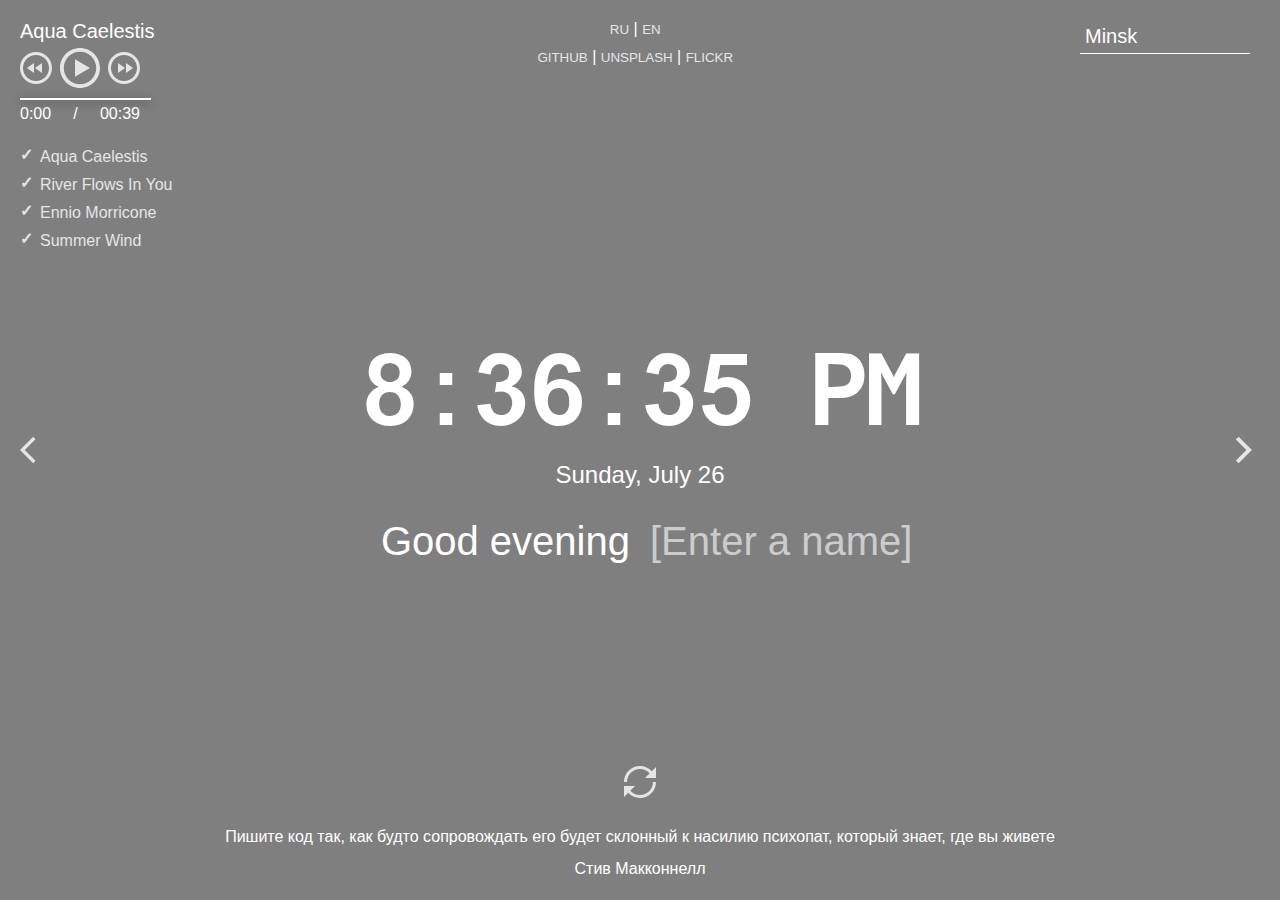
<file: altyeae-JSFEPRESCHOOL2022Q2-momentum/altyeae-JSFEPRESCHOOL2022Q2-momentum/momentum/index.html>
<!DOCTYPE html>
<html lang="en">
<head>
  <meta charset="UTF-8" />
  <meta name="viewport" content="width=device-width, initial-scale=1.0" />
  <link href="assets/favicon.ico" rel="shortcut icon" />
  <link rel="stylesheet" href="css/owfont-regular.css" />
  <link rel="stylesheet" href="css/style.css" />
  <title>momentum</title>
</head>
<body>
  <header class="header">
    <div class="player">
      <div class = "song-name">Aqua Caelestis</div>
      <div class="player-controls">
        <button class="play-prev player-icon"></button>
        <button class="play player-icon"></button>
        <button class="play-next player-icon"></button>
      </div>
      <div class = "timeline">
        <div class = "progress"></div>
      </div>
      <div class = "song-time">
        <div class = "current">0:00</div>
        <div class = "divide">/</div>
        <div class = "length">00:39</div>
      </div>
      <ul class="play-list"></ul>
    </div>
    <section class = "header-middle">
      <div class = "language">
        <button class = "ru">RU
        </button> |
        <button class = "en">EN
        </button>
      </div>
      <div class = "change-background">
        <button class = "github-background">GITHUB</button> |
        <button class = "unsplash-background">UNSPLASH</button> |
        <button class = "flickr-background">FLICKR</button>
      </div>
    </section>
    <div class="weather">
      <input type="text" class="city" />
      <i class="weather-icon owf"></i>
      <div class="weather-error"></div>
      <div class="description-container">
        <span class="temperature"></span>
        <span class="weather-description"></span>
      </div>
      <div class="wind"></div>
      <div class="humidity"></div>
    </div>
  </header>
  <main class="main">
    <div class="slider-icons">
      <button class="slide-prev slider-icon"></button>
      <button class="slide-next slider-icon"></button>
    </div>
    <time class="time"></time>
    <date class="date"></date>
    <div class="greeting-container">
      <span class="greeting"></span>
      <input type="text" class="name" placeholder = "[Enter a name]"/>
    </div>
  </main>
  <footer class="footer">
    <button class="change-quote"></button>
    <div>
      <div class="quote"></div>
      <div class="author"></div>
    </div>
    </div>
  </footer>
  <script type="module" src="js/script.js"></script>
</body>
</html>
</file>
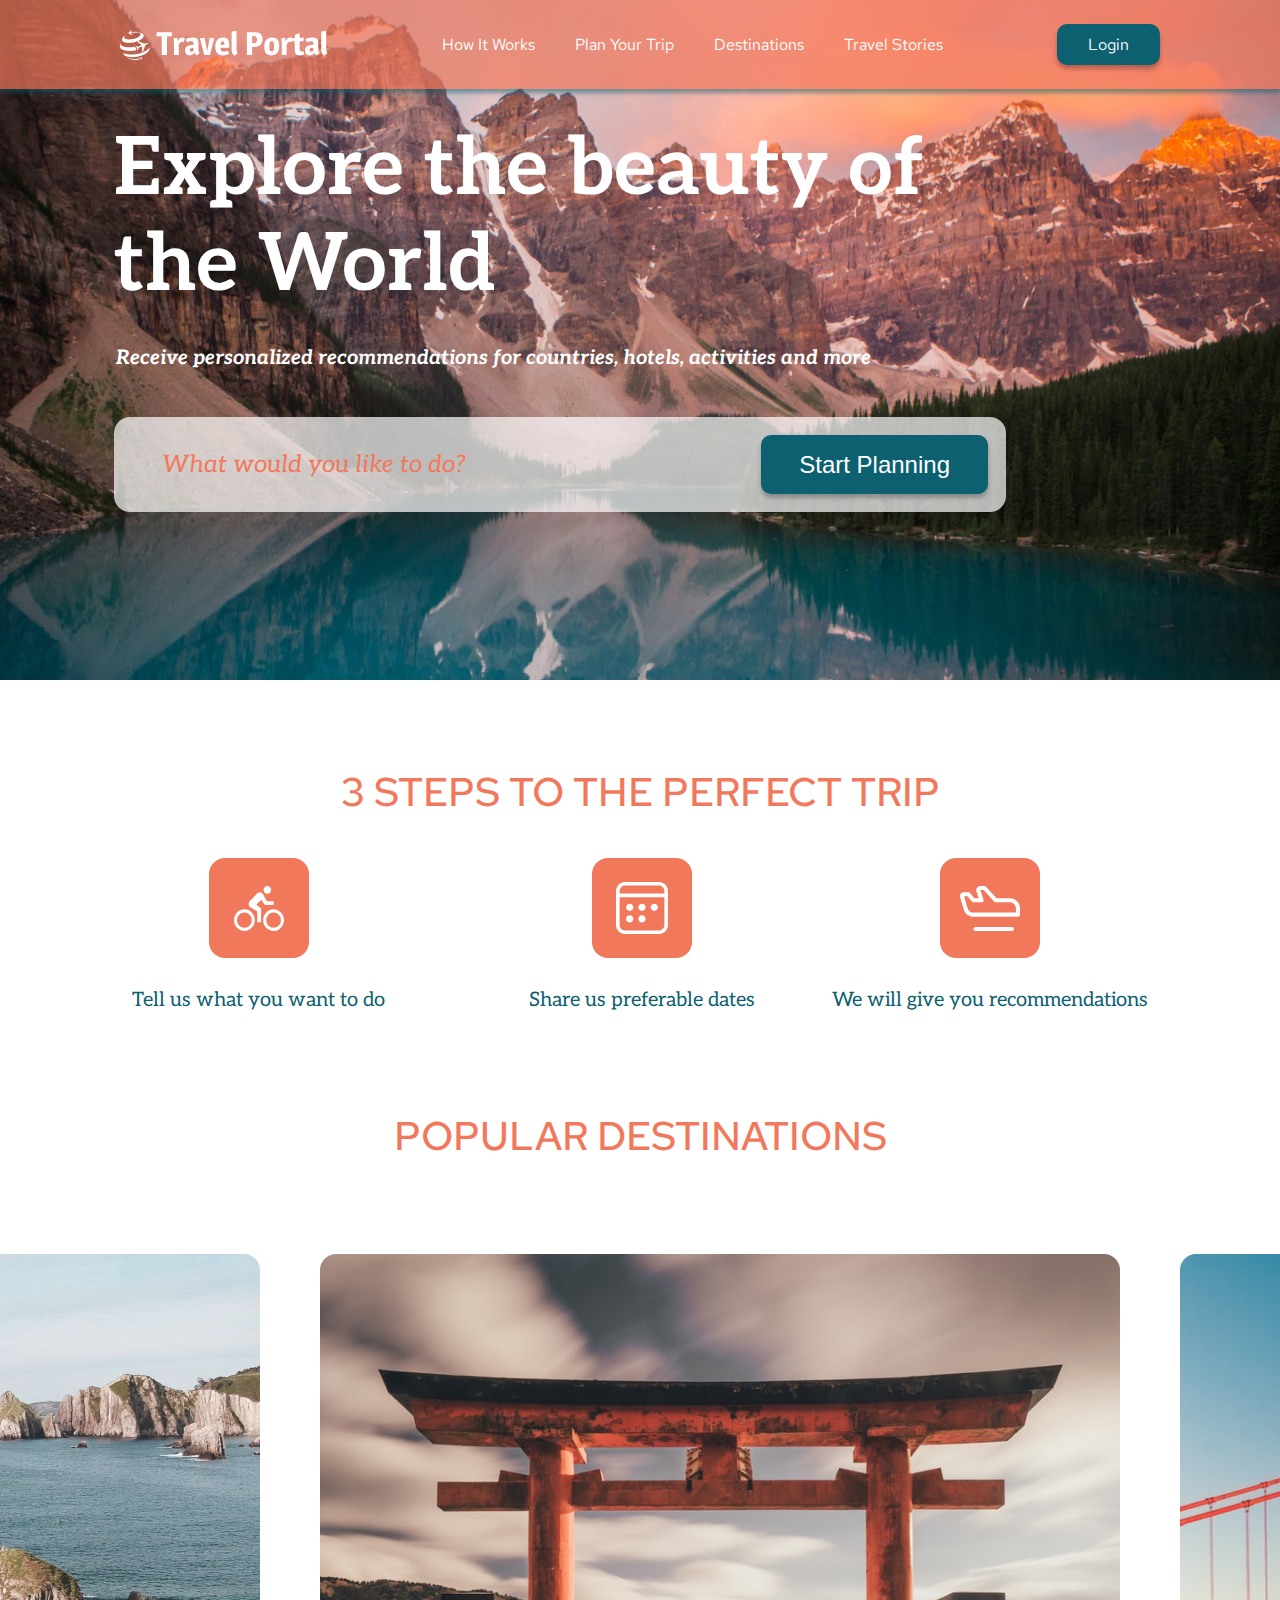
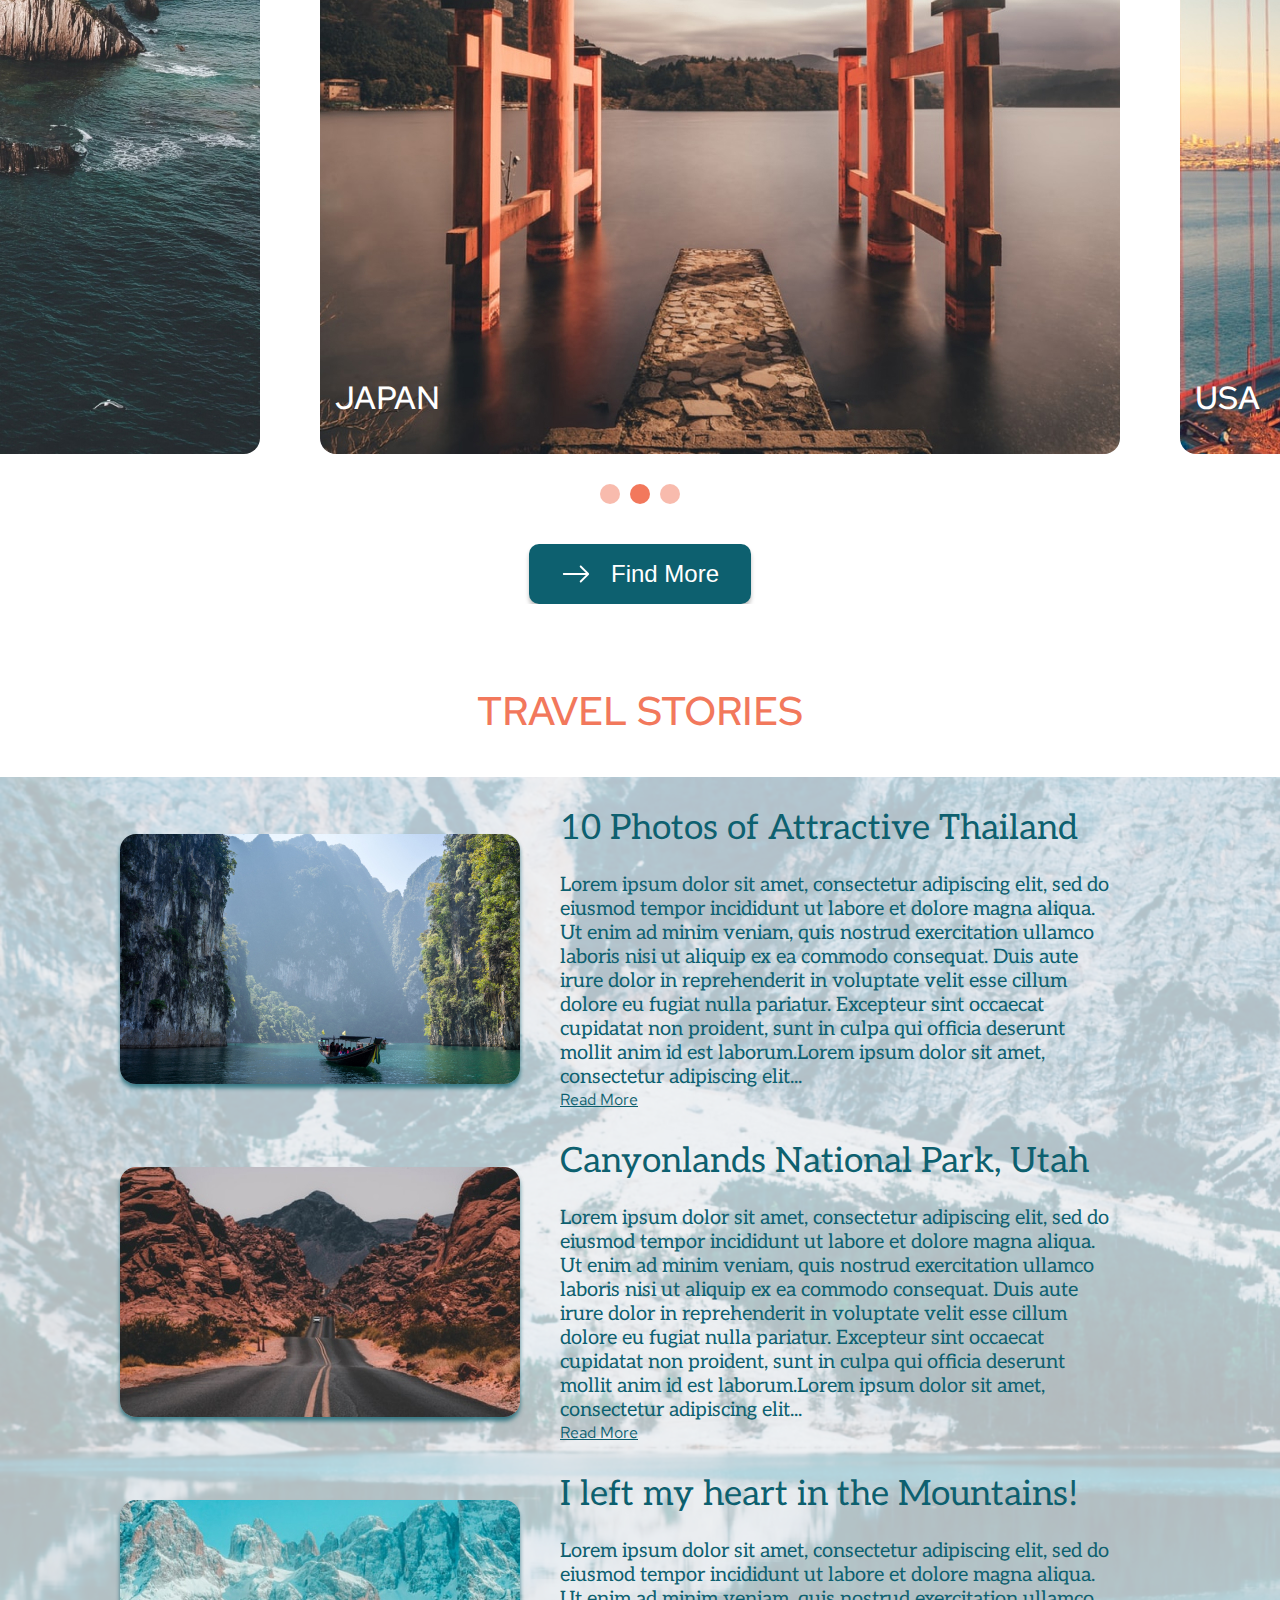
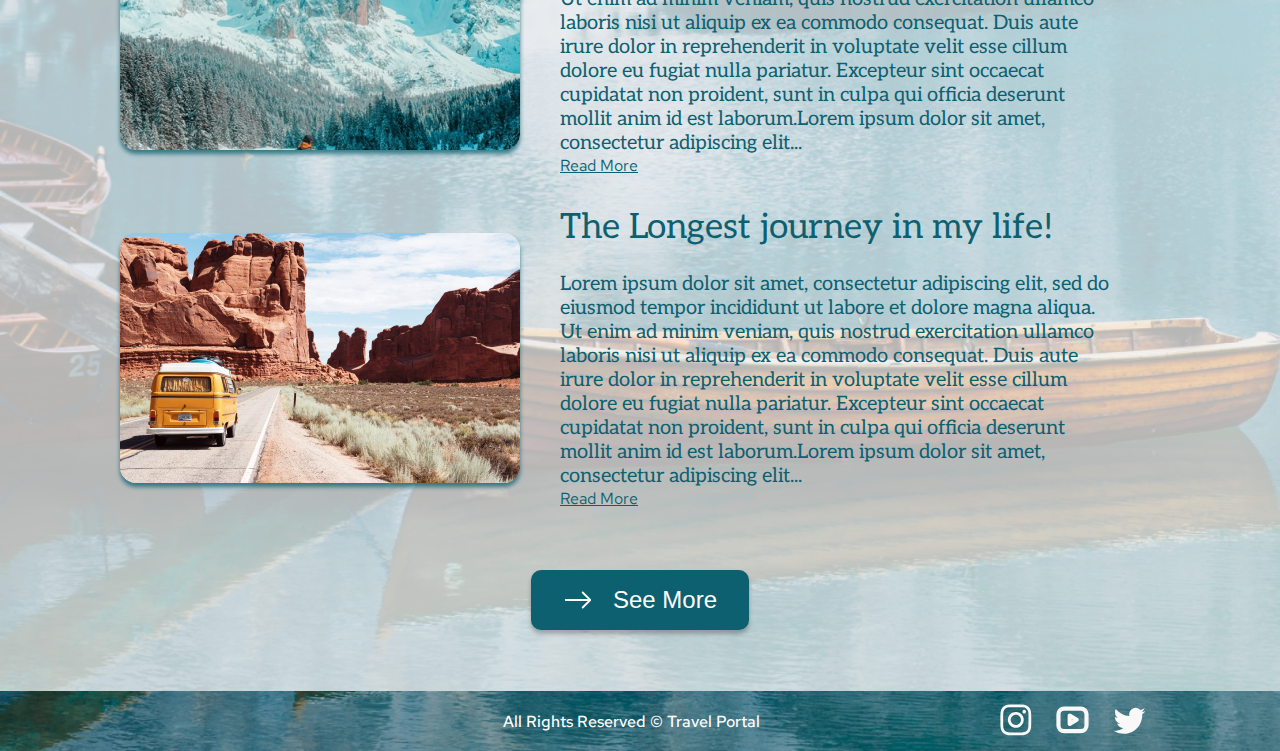
<file: altyeae-JSFEPRESCHOOL2022Q2-travel-part3/altyeae-JSFEPRESCHOOL2022Q2-travel-part3/travel/index.html>
<!DOCTYPE html>
<html lang="zxx">
<head>
    <meta charset="UTF-8">
    <meta http-equiv="X-UA-Compatible" content="IE=edge">
    <meta name="viewport" content="width=device-width, initial-scale=1.0">
    <link rel="stylesheet" href="css/style.css">
    <title>Travel</title>
    <link rel="icon" type="image/x-icon" href="assets/ico/favicon.ico">
</head>
<body>
    <div class = "wrapper">
        <header>
            <div class = "header-container">
                <div class = "header-logo">
                    <div class = "header-logo">
                        <img src="assets/svg/Vector.svg" alt="header logo" class = "header-logo">
                    </div>
                    <div class = "header-travel-portal">
                        <img src="assets/svg/travelportal.svg" alt="header logo" class="header-logo"> 
                    </div>
                </div>
                    <nav class = "nav">
                        <ul class = "nav-list">
                            <li class="nav-item"><a href="#preview" class="nav-link">How It Works</a></li>
                            <li class="nav-item"><a href="#steps" class="nav-link">Plan Your Trip</a></li>
                            <li class="nav-item"><a href="#destinations" class="nav-link">Destinations</a></li>
                            <li class="nav-item"><a href="#stories" class="nav-link">Travel Stories</a></li>
                        </ul>
                    </nav>
                <div class = "burger-wrap">
                    <div class = "show-menu">
                        <button class ="menu-close"><img src = "assets/svg/menuclose.svg" alt = "close menu"></button>
                        <ul class = "burger-list">
                            <li class="nav-item"><a href="#preview" class="nav-link">How It Works</a></li>
                            <li class="nav-item"><a href="#steps" class="nav-link">Plan Your Trip</a></li>
                            <li class="nav-item"><a href="#destinations" class="nav-link">Destinations</a></li>
                            <li class="nav-item"><a href="#stories" class="nav-link">Travel Stories</a></li>
                            <li class="nav-item"><a class="nav-link open-popup">Account</a></li>
                            <li class="nav-item"><a href="#footer" class="nav-link">Social Media</a></li>
                        </ul>
                    </div>
                </div>
                <button class = "header-button open-popup">Login</button>
                <button class="menu-open"><img src = "assets/svg/menu.svg" alt = "open menu"></button>
            </div>
        </header>
        <main>  
            <div class = "main-container">
                <div class = "popup-bg">
                    <form class = "popup">
                        <h2 class = "popup-title">Log in to your account</h2>
                        <div class = "facebook-button"><button><img src = "assets/svg/facebooklogo.svg">Sign In with Facebook</button></div>
                        <div class = "google-button"><button><img src = "assets/svg/googlelogo.svg">Sign In with Google</button></div>
                        <div class = "liner">or</div>
                        <label class ="email">
                            <div class="label-text">E-mail</div>
                            <input type = "email" name = "e-mail">
                        </label>
                        <label class = "password">
                            <div class="label-text">Password</div>
                            <input type = "password" name = "password">
                        </label>
                        <button class = "sign-button" type = "submit">Sign in</button>
                        <button class = "forgot-text" a href="#">Forgot Your Password</button>
                        <div class = "reg-liner"></div>
                        <div class = "popup-register">Don’t have an account? <a href = "#" class="popup-register-link">Register</a></div>
                    </form>
                </div>
                <section class = "howitworks" id="preview">
                        <img class = "background" src="assets/jpg/background.jpg" alt="background">
                    <div class = "container preview-container">
                        <div class = "preview">
                            <h1 class = "preview-title">Explore the beauty of the World</h1>
                            <p class = "preview-text">Receive personalized recommendations for countries, hotels, activities and more</p> 
                        </div>
                        <form action = "/">
                            <input placeholder="What would you like to do?">                            
                            <button class = "search-button">Start Planning</button>
                        </form>
                    </div>
                </section>
                <section class = "steps-section" id="steps">
                    <h2 class = "steps-title">3 steps to the perfect trip</h2>
                    <div class = "steps">
                        <div class = "step step-first">
                            <div class = "stepico">
                                <img src="assets/svg/bike.svg" alt="bike">
                            </div>
                            <p class = "steptext">Tell us what you want to do</p>
                        </div>
                        <div class = "step">
                            <div class = "stepico">
                                <img src="assets/svg/calendar.svg" alt="calendar">
                            </div>
                            <p class = "steptext">Share us preferable dates</p>
                        </div>
                        <div class = "step step-last">
                            <div class = "stepico">
                                <img src="assets/svg/plane.svg" alt="plane">
                            </div>
                            <p class = "steptext">We will give you recommendations</p>
                        </div>
                    </div>
                </section>
                <section class = "destinations" id = "destinations">
                    <h2 class = "destinations-title">Popular Destinations</h2>
                    <div class = "slider-container">
                        <div class="carousel">
                            <div class = "slider">
                                <div class = "destination-item destination-first">
                                    <img src="assets/jpg/spain.jpg" alt="spain">
                                    <p>Spain</p>
                                    
                                </div>
                                <div class = "destination-item active-item">
                                    <img src="assets/jpg/japan.jpg" alt="japan">
                                    <p>Japan</p>
                                    
                                </div>
                                <div class = "destination-item destination-last">
                                    <img src="assets/jpg/usa.jpg" alt="usa">
                                    <p>USA</p>
                                    
                                </div>
                                
                            </div>
                            <button class = "arrow-left">
                                <img src = "assets/svg/arrow.svg" alt = "right arrow">
                            </button>
                            <button class = "arrow-right">
                                <img src = "assets/svg/arrow.svg" alt = "right arrow">
                            </button>
                        </div>
                        
                    </div>
                    <div class = "slider-bottom">
                        <div class = "slider-dots">
                            <div class ="slider-dot">
                            </div>
                            <div class ="slider-dot active-dot">
                            </div>
                            <div class ="slider-dot">
                        </div>
                        </div>
                        <form action = "/">                         
                            <button class = "find-button">
                                <img class ="arrow" src = "assets/svg/arrow-right.svg" alt="arrow">
                                <span>Find More</span>
                            </button>
                        </form>
                    </div>
                    
                </section>
                <section class = "stories-section" id = "stories">
                    <h2 class = "stories-title">Travel Stories</h2>
                    <div class = "stories-container"> 
                        <div class = "story">
                            <img class = "story-photo" src ="assets/jpg/boat.jpg" alt="boat">
                            <div class = "story-text">
                                <h3 class = "story-title">10 Photos of Attractive Thailand</h3>
                                <p class = "storytext">Lorem ipsum dolor sit amet, consectetur adipiscing elit, sed do eiusmod tempor incididunt ut labore et dolore magna aliqua. Ut enim ad minim veniam, quis nostrud exercitation ullamco laboris nisi ut aliquip ex ea commodo consequat. Duis aute irure dolor in reprehenderit in voluptate velit esse cillum dolore eu fugiat nulla pariatur. Excepteur sint occaecat cupidatat non proident, sunt in culpa qui officia deserunt mollit anim id est laborum.Lorem ipsum dolor sit amet, consectetur adipiscing elit... </p>
                                <p><a href ="/">Read More</a></p>
                            </div>
                        </div>
                        <div class = "story">
                            <img class = "story-photo" src ="assets/jpg/canyon.jpg" alt="canyon">
                            <div class = "story-text">
                                <h3 class = "story-title">Canyonlands National Park, Utah</h3>
                                <p class = "storytext">Lorem ipsum dolor sit amet, consectetur adipiscing elit, sed do eiusmod tempor incididunt ut labore et dolore magna aliqua. Ut enim ad minim veniam, quis nostrud exercitation ullamco laboris nisi ut aliquip ex ea commodo consequat. Duis aute irure dolor in reprehenderit in voluptate velit esse cillum dolore eu fugiat nulla pariatur. Excepteur sint occaecat cupidatat non proident, sunt in culpa qui officia deserunt mollit anim id est laborum.Lorem ipsum dolor sit amet, consectetur adipiscing elit... </p>
                                <p><a href ="/">Read More</a></p>
                            </div>
                        </div>
                        <div class = "story">
                            <img class = "story-photo" src ="assets/jpg/mountains.jpg" alt="mountains">
                            <div class = "story-text">
                                <h3 class = "story-title">I left my heart in the Mountains!</h3>
                                <p class = "storytext">Lorem ipsum dolor sit amet, consectetur adipiscing elit, sed do eiusmod tempor incididunt ut labore et dolore magna aliqua. Ut enim ad minim veniam, quis nostrud exercitation ullamco laboris nisi ut aliquip ex ea commodo consequat. Duis aute irure dolor in reprehenderit in voluptate velit esse cillum dolore eu fugiat nulla pariatur. Excepteur sint occaecat cupidatat non proident, sunt in culpa qui officia deserunt mollit anim id est laborum.Lorem ipsum dolor sit amet, consectetur adipiscing elit... </p>
                                <p><a href ="/">Read More</a></p>
                            </div>
                        </div>
                        <div class = "story">
                            <img class = "story-photo" src ="assets/jpg/mountains2.jpg" alt="mountains">
                            <div class = "story-text">
                                <h3 class = "story-title">The Longest journey in my life!</h3>
                                <p class = "storytext">Lorem ipsum dolor sit amet, consectetur adipiscing elit, sed do eiusmod tempor incididunt ut labore et dolore magna aliqua. Ut enim ad minim veniam, quis nostrud exercitation ullamco laboris nisi ut aliquip ex ea commodo consequat. Duis aute irure dolor in reprehenderit in voluptate velit esse cillum dolore eu fugiat nulla pariatur. Excepteur sint occaecat cupidatat non proident, sunt in culpa qui officia deserunt mollit anim id est laborum.Lorem ipsum dolor sit amet, consectetur adipiscing elit... </p>
                                <p><a href ="/">Read More</a></p>
                            </div>
                        </div>
                        <div class = "story-button">                     
                            <button class = "find-button">
                                <img class ="arrow" src = "assets/svg/arrow-right.svg" alt="arrow">
                                <span>See More</span>
                            </button>
                        </div>   
                    </div>
                </section>
            </div>
        </main>
        <footer class = "footer" id="footer">
            <div></div>
            <div>
                <p class = "footer-rights">All Rights Reserved © Travel Portal</p>
            </div>
            <div class = "footer-logo">
                <ul class = "footer-list">
                    <li class="footer-item">
                        <a href="https://rs.school/js-stage0/" class="footer-link">
                            <img src = "assets/svg/inst.svg" alt = "inst">
                        </a>
                    </li>
                    <li class="footer-item">
                        <a href="https://github.com/altyeae" class="footer-link">
                            <img src = "assets/svg/yt.svg" alt = "youtube">
                        </a>
                    </li>
                    <li class="footer-item">
                        <a href="https://github.com/altyeae" class="footer-link">
                            <img src = "assets/svg/twitter.svg" alt = "twitter">
                        </a>
                    </li>
                </ul>
            </div>
        </footer>
    </div>
    <script src="index.js"></script>
</body>
</html>
</file>
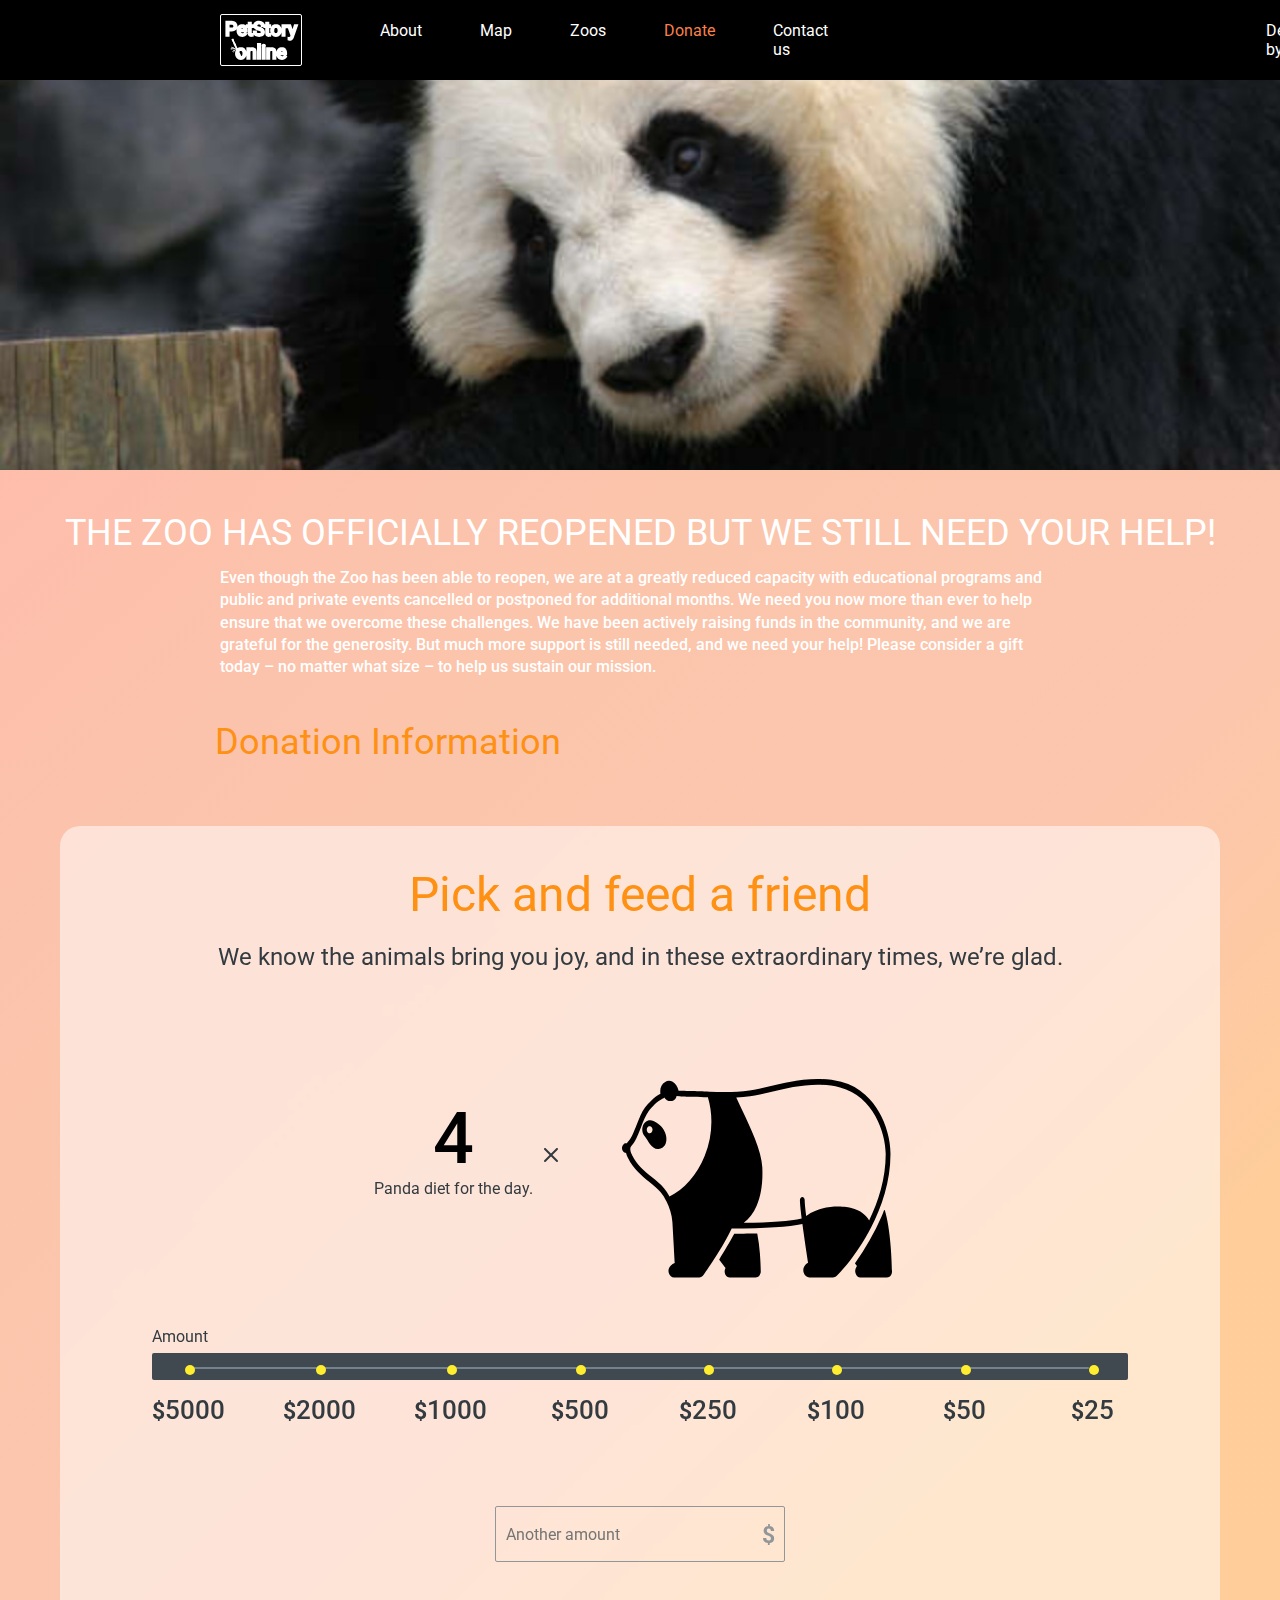
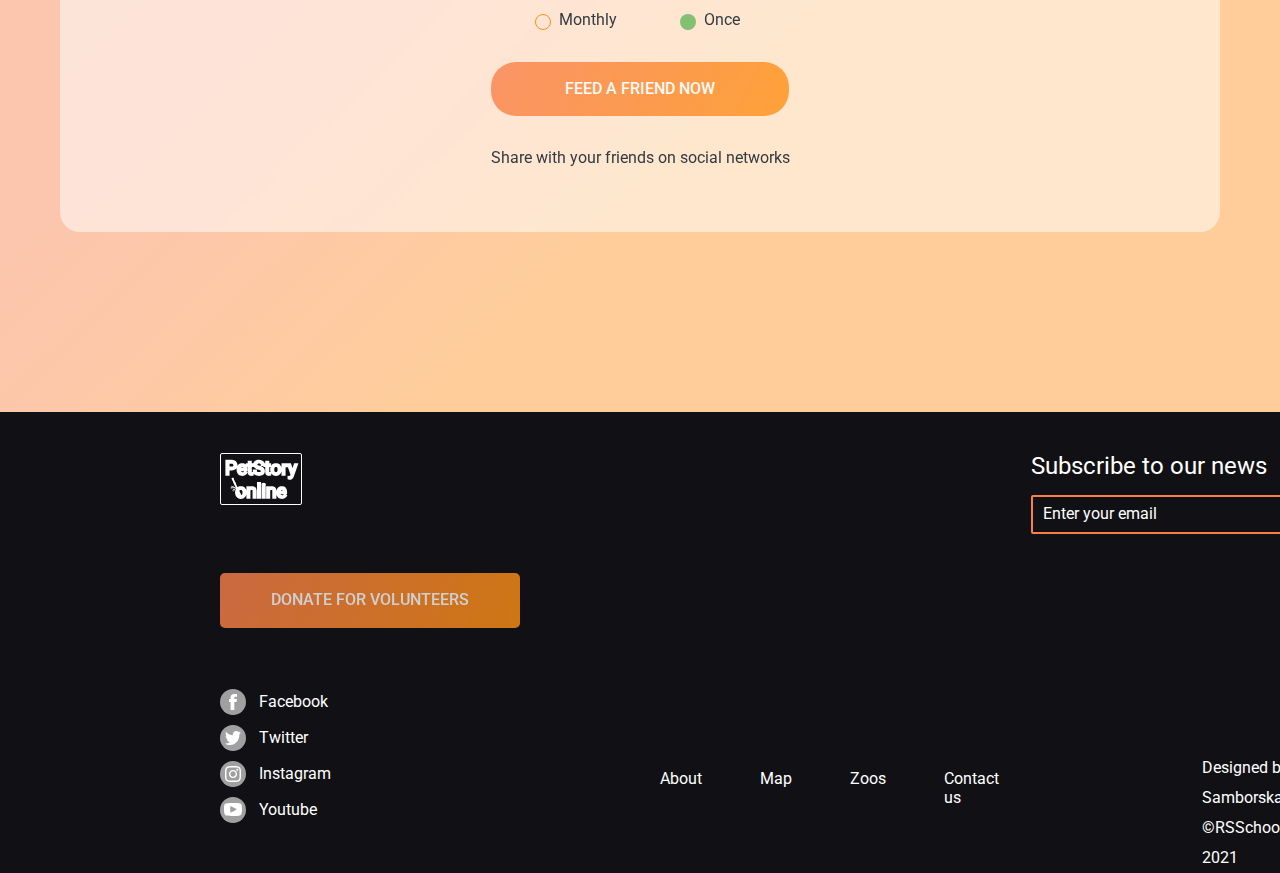
<file: altyeae-JSFE2022Q3-online-zoo/altyeae-JSFE2022Q3-online-zoo/online-zoo/pages/donate/index.html>
<!DOCTYPE html>
<html lang="zxx">
<head>
    <meta charset="UTF-8">
    <meta http-equiv="X-UA-Compatible" content="IE=edge">
    <meta name="viewport" content="width=device-width, initial-scale=1.0">
    <link rel="stylesheet" href="css/style.css">
    <title>Donate PetStory Online</title>
    <link rel="icon" type="image/x-icon" href="">
</head>
<body>  
        <header>
                <div class = "header-container container">
                    <a href = "../../index.html"><div class = "header-logo"></div></a>
                        <nav>
                            <ul class = "nav-list">
                                <li class="nav-item"><a href="../../index.html" class = "nav-link">About</a></li>
                                <li class="nav-item"><a href="#map" class = "nav-link">Map</a></li>
                                <li class="nav-item"><a href="#zoos" class = "nav-link">Zoos</a></li>
                                <li class="nav-item"><a href="index.html" class = "active">Donate</a></li>
                                <li class="nav-item"><a href="#contactus" class = "nav-link">Contact us</a></li>
                            </ul>
                        </nav>
                        <a class = "header-link" href = "https://www.figma.com/file/jfEFwkXVj1WRq7sUHDr8os/PetStory-online"><div class = "header-copyright">Designed by ©</div></a>
                </div>
        </header>
        <main>
            <div class = "main container">
                <div class = "animal"></div>
                <section class = "donate">
                    <h1 class = "donate-title">THE ZOO HAS OFFICIALLY REOPENED BUT WE STILL NEED YOUR HELP!</h1>
                    <p class = "donate-text">Even though the Zoo has been able to reopen, we are at a greatly reduced capacity with educational programs and public and private events cancelled or postponed for additional months. We need you now more than ever to help ensure that we overcome these challenges. We have been actively raising funds in the community, and we are grateful for the generosity.  But much more support is still needed, and we need your help! Please consider a gift today – no matter what size – to help us sustain our mission.</p>
                    <h2>Donation Information</h2>
                    <div class="donate-window">
                        <div class="donate-container">
                            <h1>Pick and feed a friend</h1>
                            <p>We know the animals bring you joy, and in these extraordinary times, we’re glad.</p>
                            <div class="panda-diet">
                                <div class="diet-day">
                                    <div class="day">4</div>
                                    <span>Panda diet for the day.</span>
                                </div>
                                <div class="x"></div>
                                <div class="panda"></div>
                            </div>
                            <div class="donate-bar">
                                <span>Amount</span>
                                <div class="amount-container">
                                    <div class="round-container">
                                        <input name="radio" type="radio" class="amount-round" id="round1" value="5000"> 
                                        <label for="round1" class="round-label"></label>
                                    </div>
                                    <div class="round-container">
                                        <input name="radio" type="radio" class="amount-round" id="round2" value="2500"> 
                                        <label for="round2" class="round-label"></label>
                                    </div>
                                    <div class="round-container">
                                        <input name="radio" type="radio" class="amount-round" id="round3" value="1000"> 
                                        <label for="round3" class="round-label"></label>
                                    </div>
                                    <div class="round-container">
                                        <input name="radio" type="radio" class="amount-round" id="round4" value="500"> 
                                        <label for="round4" class="round-label"></label>
                                    </div>
                                    <div class="round-container">
                                        <input name="radio" type="radio" class="amount-round" id="round5" value="250"> 
                                        <label for="round5" class="round-label"></label>
                                    </div>
                                    <div class="round-container">
                                        <input name="radio" type="radio" class="amount-round" id="round6" value="250"> 
                                        <label for="round6" class="round-label"></label>
                                    </div>
                                    <div class="round-container">
                                        <input name="radio" type="radio" class="amount-round" id="round7" value="250"> 
                                        <label for="round7" class="round-label"></label>
                                    </div>
                                    <div class="round-container">
                                        <input name="radio" type="radio" class="amount-round" id="round8" value="250"> 
                                        <label for="round8" class="round-label"></label>
                                    </div>
                                    <div class="price">5000</div>
                                    <div class="price">2000</div>
                                    <div class="price">1000</div>
                                    <div class="price">500</div>
                                    <div class="price">250</div>
                                    <div class="price">100</div>
                                    <div class="price">50</div>
                                    <div class="price">25</div>
                                </div>
                            </div>
                            <form>
                                <div class="input-container">
                                    <input type="number" class="amount-input" placeholder="Another amount" max="9999">
                                    <p>$</p>
                                </div>
                            </form>
                            <div class="choice">
                                <div class="hmtimes">
                                    <input name="radio" type="radio" class="circle"> 
                                    <label class="circle-text">Monthly</label>
                                </div>
                                <div class="hmtimes">
                                    <input name="radio" type="radio" class="circle" checked="checked"> 
                                    <label class="circle-text">Once</label>
                                </div>
                                </div>
                            <button class = "feed-button">Feed a friend now</button>
                            <span>Share with your friends on social networks</span>
                        </div>
                    </div>
                </section>
            </div>
        </main>
        <footer>
            <div class="footer-info">
                <a href = "../../index.html"><div class = "footer-logo"></div></a>
                <a href="index.html"><button class = "footer-button">Donate for Volunteers</button></a>
                <nav class = "footer-nav">
                    <ul class = "footer-list">
                        <li class="footer-item">
                            <div class="footer-social">
                                <img src = "../../assets/icons/facebooklogo.svg" alt = "facebook">
                            </div>
                            <a href="https://www.facebook.com/" class = "footer-link">Facebook</a>
                        </li>
                        <li class="footer-item">
                            <div class="footer-social">
                                <img src = "../../assets/icons/twitter.svg" alt = "twitter">
                            </div>
                            <a href="https://www.twitter.com/" class = "footer-link">Twitter</a>
                        </li>
                        <li class="footer-item">
                            <div class="footer-social">
                                <img src = "../../assets/icons/instagram.svg" alt = "instagram">
                            </div>
                            <a href="https://www.instagram.com/" class = "footer-link">Instagram</a>
                        </li>
                        <li class="footer-item">
                            <div class="footer-social">
                                <img src = "../../assets/icons/youtube.svg" alt = "youtube">
                            </div>
                            <a href="https://www.youtube.com/" class = "footer-link">Youtube</a>
                        </li>
                    </ul>
                </nav>
            </div>
            <div class = "footer-middle">
                <nav class = "middle-nav">
                    <ul class = "middle-list">
                        <li class="nav-item"><a href="../../index.html" class = "nav-link">About</a></li>
                        <li class="nav-item"><a href="#map" class = "nav-link">Map</a></li>
                        <li class="nav-item"><a href="#zoos" class = "nav-link">Zoos</a></li>
                        <li class="nav-item"><a href="#contactus" class = "nav-link">Contact us</a></li>
                    </ul>
                </nav>
            </div>
            <div class = "footer-last">
                <div class = "subscribe">
                    <h1>Subscribe to our news</h1>
                    <div class="subscribe-form">
                        <form>
                            <input type="email" class="subscribe-email" value="Enter your email">
                        </form>
                        <button type = "submit" value = "submit" class = "subscribe-button">Submit</button>
                    </div>
                </div>
                <div class = "footer-copyright">
                    <p><a href = "https://rs.school/">Designed by Alisa Samborskaya<br>©RSSchool & ©Yem Digital 2021</a></p>
                </div>
            </div>
        </footer>
</body>
</file>
<file: altyeae-JSFEPRESCHOOL2022Q2-momentum/altyeae-JSFEPRESCHOOL2022Q2-momentum/momentum/css/owfont-regular.css>
/*!
 *  owfont-regular 1.0.0 by Deniz Fuchidzhiev - http://websygen.com
 *  License - font: SIL OFL 1.1, css: MIT License
 */
/* FONT PATH
 * -------------------------- */
@font-face {
  font-family: 'owfont';
  src: url('../assets/fonts/owfont-regular.eot?v=1.0.0');
  src: url('../assets/fonts/owfont-regular.eot?#iefix&v=1.0.0') format('embedded-opentype'),
	   url('../assets/fonts/owfont-regular.woff') format('woff'),
	   url('../assets/fonts/owfont-regular.ttf') format('truetype'),
	   url('../assets/fonts/owfont-regular.svg#owf-regular') format('svg');
  font-weight: normal;
  font-style: normal;
}
.owf {
  display: inline-block;
  font: normal normal normal 14px/1 owfont;
  font-size: inherit;
  text-rendering: auto;
  -webkit-font-smoothing: antialiased;
  -moz-osx-font-smoothing: grayscale;
  transform: translate(0, 0);
}
/* makes the font 33% larger relative to the icon container */
.owf-lg {
  font-size: 1.33333333em;
  line-height: 0.75em;
  vertical-align: -15%;
}
.owf-2x {
  font-size: 2em;
}
.owf-3x {
  font-size: 3em;
}
.owf-4x {
  font-size: 4em;
}
.owf-5x {
  font-size: 5em;
}
.owf-fw {
  width: 1.28571429em;
  text-align: center;
}
.owf-ul {
  padding-left: 0;
  margin-left: 2.14285714em;
  list-style-type: none;
}
.owf-ul > li {
  position: relative;
}
.owf-li {
  position: absolute;
  left: -2.14285714em;
  width: 2.14285714em;
  top: 0.14285714em;
  text-align: center;
}
.owf-li.owf-lg {
  left: -1.85714286em;
}
.owf-border {
  padding: .2em .25em .15em;
  border: solid 0.08em #eeeeee;
  border-radius: .1em;
}
.owf-pull-right {
  float: right;
}
.owf-pull-left {
  float: left;
}
.owf.owf-pull-left {
  margin-right: .3em;
}
.owf.owf-pull-right {
  margin-left: .3em;
}

/* owfont uses the Unicode Private Use Area (PUA) to ensure screen
   readers do not read off random characters that represent icons */
   
/*   Weather Condition Codes    */
   
/*   Thunderstorm - - - - - - - - - - - - - - - - - - - - - - - - - - - - - - - - - - - -    */
   
/* thunderstorm with light rain */
.owf-200:before,
.owf-200-d:before,
.owf-200-n:before {
  content: "\EB28";
}
/* thunderstorm with rain */
.owf-201:before,
.owf-201-d:before,
.owf-201-n:before {
  content: "\EB29";
}
/* thunderstorm with heavy rain */
.owf-202:before,
.owf-202-d:before,
.owf-202-n:before {
  content: "\EB2A";
}
/*  light thunderstorm  */
.owf-210:before,
.owf-210-d:before,
.owf-210-n:before {
  content: "\EB32";
}
/*  thunderstorm  */
.owf-211:before,
.owf-211-d:before,
.owf-211-n:before {
  content: "\EB33";
}
/*   heavy thunderstorm   */
.owf-212:before,
.owf-212-d:before,
.owf-212-n:before {
  content: "\EB34";
}
/*   ragged thunderstorm   */
.owf-221:before,
.owf-221-d:before,
.owf-221-n:before {
  content: "\EB3D";
}
/*  thunderstorm with light drizzle    */
.owf-230:before,
.owf-230-d:before,
.owf-230-n:before {
  content: "\EB46";
}
/*  thunderstorm with drizzle     */
.owf-231:before,
.owf-231-d:before,
.owf-231-n:before {
  content: "\EB47";
}
/* thunderstorm with heavy drizzle     */
.owf-232:before,
.owf-232-d:before,
.owf-232-n:before {
  content: "\EB48";
}

/*   Drizzle - - - - - - - - - - - - - - - - - - - - - - - - - - - - - - - - - - - -    */

/*  light intensity drizzle */
.owf-300:before,
.owf-300-d:before,
.owf-300-n:before {
  content: "\EB8C";
}
/*  drizzle */
.owf-301:before,
.owf-301-d:before,
.owf-301-n:before {
  content: "\EB8D";
}
/*  heavy intensity drizzle  */
.owf-302:before,
.owf-302-d:before,
.owf-302-n:before {
  content: "\EB8E";
}
/*   light intensity drizzle rain  */
.owf-310:before,
.owf-310-d:before,
.owf-310-n:before {
  content: "\EB96";
}
/*  drizzle rain  */
.owf-311:before,
.owf-311-d:before,
.owf-311-n:before {
  content: "\EB97";
}
/* heavy intensity drizzle rain */
.owf-312:before,
.owf-312-d:before,
.owf-312-n:before {
  content: "\EB98";
}
/* shower rain and drizzle  */
.owf-313:before,
.owf-313-d:before,
.owf-313-n:before {
  content: "\EB99";
}
/* heavy shower rain and drizzle*/
.owf-314:before,
.owf-314-d:before,
.owf-314-n:before {
  content: "\EB9A";
}
/* shower drizzle */
.owf-321:before,
.owf-321-d:before,
.owf-321-n:before {
  content: "\EBA1";
}

/*   Rain - - - - - - - - - - - - - - - - - - - - - - - - - - - - - - - - - - - -    */

/* light rain  */
.owf-500:before,
.owf-500-d:before,
.owf-500-n:before {
  content: "\EC54";
}
/* moderate rain  */
.owf-501:before,
.owf-501-d:before,
.owf-501-n:before {
  content: "\EC55";
}
/* heavy intensity rain  */
.owf-502:before,
.owf-502-d:before,
.owf-502-n:before {
  content: "\EC56";
}
/* very heavy rain   */
.owf-503:before,
.owf-503-d:before,
.owf-503-n:before {
  content: "\EC57";
}
/* extreme rain    */
.owf-504:before,
.owf-504-d:before,
.owf-504-n:before {
  content: "\EC58";
}
/* freezing rain    */
.owf-511:before,
.owf-511-d:before,
.owf-511-n:before {
  content: "\EC5F";
}
/*  light intensity shower rain    */
.owf-520:before,
.owf-520-d:before,
.owf-520-n:before {
  content: "\EC68";
}
/* shower rain  */
.owf-521:before,
.owf-521-d:before,
.owf-521-n:before {
  content: "\EC69";
}
/*  heavy intensity shower rain  */
.owf-522:before,
.owf-522-d:before,
.owf-522-n:before {
  content: "\EC6A";
}
/* ragged shower rain  */
.owf-531:before,
.owf-531-d:before,
.owf-531-n:before {
  content: "\EC73";
}

/*   Snow - - - - - - - - - - - - - - - - - - - - - - - - - - - - - - - - - - - -    */

/* light snow  */
.owf-600:before,
.owf-600-d:before,
.owf-600-n:before {
  content: "\ECB8";
}
/*  snow  */
.owf-601:before,
.owf-601-d:before,
.owf-601-n:before {
  content: "\ECB9";
}
/*   heavy snow   */
.owf-602:before,
.owf-602-d:before,
.owf-602-n:before {
  content: "\ECBA";
}
/*  sleet  */
.owf-611:before,
.owf-611-d:before,
.owf-611-n:before {
  content: "\ECC3";
}
/*   shower sleet */
.owf-612:before,
.owf-612-d:before,
.owf-612-n:before {
  content: "\ECC4";
}
/* light rain and snow */
.owf-615:before,
.owf-615-d:before,
.owf-615-n:before {
  content: "\ECC7";
}
/* rain and snow  */
.owf-616:before,
.owf-616-d:before,
.owf-616-n:before {
  content: "\ECC8";
}
/* light shower snow  */
.owf-620:before,
.owf-620-d:before,
.owf-620-n:before {
  content: "\ECCC";
}
/* shower snow  */
.owf-621:before,
.owf-621-d:before,
.owf-621-n:before {
  content: "\ECCD";
}
/* heavy shower snow  */
.owf-622:before,
.owf-622-d:before,
.owf-622-n:before {
  content: "\ECCE";
}

/*   Atmosphere - - - - - - - - - - - - - - - - - - - - - - - - - - - - - - - - - - - -    */

/* mist */
.owf-701:before,
.owf-701-d:before,
.owf-701-n:before {
  content: "\ED1D";
}
/* smoke */
.owf-711:before,
.owf-711-d:before,
.owf-711-n:before {
  content: "\ED27";
}
/* haze */
.owf-721:before,
.owf-721-d:before,
.owf-721-n:before {
  content: "\ED31";
}
/* Sand/Dust Whirls */
.owf-731:before,
.owf-731-d:before,
.owf-731-n:before {
  content: "\ED3B";
}
/* Fog */
.owf-741:before,
.owf-741-d:before,
.owf-741-n:before {
  content: "\ED45";
}
/* sand */
.owf-751:before,
.owf-751-d:before,
.owf-751-n:before {
  content: "\ED4F";
}
/* dust */
.owf-761:before,
.owf-761-d:before,
.owf-761-n:before {
  content: "\ED59";
}
/*  VOLCANIC ASH  */
.owf-762:before,
.owf-762-d:before,
.owf-762-n:before {
  content: "\ED5A";
}
/* SQUALLS */
.owf-771:before,
.owf-771-d:before,
.owf-771-n:before {
  content: "\ED63";
}
/* TORNADO */
.owf-781:before,
.owf-781-d:before,
.owf-781-n:before {
  content: "\ED6D";
}

/*   Clouds - - - - - - - - - - - - - - - - - - - - - - - - - - - - - - - - - - - -    */

/*  sky is clear  */  /*  Calm  */
.owf-800:before,
.owf-800-d:before,
.owf-951:before,
.owf-951-d:before {
  content: "\ED80";
}
.owf-800-n:before,
.owf-951-n:before {
  content: "\F168";
}
/*  few clouds   */
.owf-801:before,
.owf-801-d:before {
  content: "\ED81";
}
.owf-801-n:before {
  content: "\F169";
}
/* scattered clouds */
.owf-802:before,
.owf-802-d:before {
  content: "\ED82";
}
.owf-802-n:before {
  content: "\F16A";
}
/* broken clouds  */
.owf-803:before,
.owf-803-d:before,
.owf-803-n:before {
  content: "\ED83";
}
/* overcast clouds  */
.owf-804:before,
.owf-804-d:before,
.owf-804-n:before {
  content: "\ED84";
}

/*   Extreme - - - - - - - - - - - - - - - - - - - - - - - - - - - - - - - - - - - -    */

/* tornado  */
.owf-900:before,
.owf-900-d:before,
.owf-900-n:before {
  content: "\EDE4";
}
/*  tropical storm  */
.owf-901:before,
.owf-901-d:before,
.owf-901-n:before {
  content: "\EDE5";
}
/* hurricane */
.owf-902:before,
.owf-902-d:before,
.owf-902-n:before {
  content: "\EDE6";
}
/* cold */
.owf-903:before,
.owf-903-d:before,
.owf-903-n:before {
  content: "\EDE7";
}
/* hot */
.owf-904:before,
.owf-904-d:before,
.owf-904-n:before {
  content: "\EDE8";
}
/* windy */
.owf-905:before,
.owf-905-d:before,
.owf-905-n:before {
  content: "\EDE9";
}
/* hail */
.owf-906:before,
.owf-906-d:before,
.owf-906-n:before {
  content: "\EDEA";
}

/*   Additional - - - - - - - - - - - - - - - - - - - - - - - - - - - - - - - - - - - -    */

/* Setting */
.owf-950:before,
.owf-950-d:before,
.owf-950-n:before {
  content: "\EE16";
}
/*  Light breeze  */
.owf-952:before,
.owf-952-d:before,
.owf-952-n:before {
  content: "\EE18";
}
/*  Gentle Breeze  */
.owf-953:before,
.owf-953-d:before,
.owf-953-n:before {
  content: "\EE19";
}
/*  Moderate breeze  */
.owf-954:before,
.owf-954-d:before,
.owf-954-n:before {
  content: "\EE1A";
}
/* Fresh Breeze  */
.owf-955:before,
.owf-955-d:before,
.owf-955-n:before {
  content: "\EE1B";
}
/* Strong  Breeze  */
.owf-956:before,
.owf-956-d:before,
.owf-956-n:before {
  content: "\EE1C";
}
/* High wind, near gale  */
.owf-957:before,
.owf-957-d:before,
.owf-957-n:before {
  content: "\EE1D";
}
/* Gale */
.owf-958:before,
.owf-958-d:before,
.owf-958-n:before {
  content: "\EE1E";
}
/*  Severe Gale  */
.owf-959:before,
.owf-959-d:before,
.owf-959-n:before {
  content: "\EE1F";
}
/* Storm */
.owf-960:before,
.owf-960-d:before,
.owf-960-n:before {
  content: "\EE20";
}
/*  Violent Storm  */
.owf-961:before,
.owf-961-d:before,
.owf-961-n:before {
  content: "\EE21";
}
/* Hurricane */
.owf-962:before,
.owf-962-d:before,
.owf-962-n:before {
  content: "\EE22";
}
</file>
<file: altyeae-JSFEPRESCHOOL2022Q2-momentum/altyeae-JSFEPRESCHOOL2022Q2-momentum/momentum/css/style.css>
@font-face {
  font-family: 'Arial-MT';
  src: url("../assets/fonts/Arial-MT.woff"); /* Путь к файлу со шрифтом */
 }

* {
  box-sizing: border-box;
  margin: 0;
  padding: 0;
}

body {
  min-width: 480px;
  min-height: 100vh;
  font-family: 'Arial', sans-serif;
  font-size: 16px;
  color: #fff;
  text-align: center;
  background: url("../assets/img/bg.jpg") center/cover, rgba(0, 0, 0, 0.5);
  background-blend-mode: multiply;
  transition: background-image 1s ease-in-out;
}

.header {
  display: flex;
  justify-content: space-between;
  align-items: flex-start;
  width: 100%;
  height: 30vh;
  min-height: 220px;  
  padding: 20px;
}

.ru, .en, .github-background, .unsplash-background, .flickr-background {
  border: none;
  background: none;
  color: white;
  cursor: pointer;
  opacity: .8;
  transition: .3s;
}

.ru:hover, .en:hover, .github-background:hover, .unsplash-background:hover, .flickr-background:hover {
  opacity: 1;
}

.ru:active, .en:active, .github-background:active, .unsplash-background:active, .flickr-background:active{
  transform: scale(1.1);
  opacity: 1;
}

.header-middle {
  display: flex;
  flex-direction: column;
  gap: 10px;
}
.player-controls {
  display: flex;
  align-items: center;
  justify-content: space-between;
  width: 120px;
  margin: 5px 0 10px;
}

.song-name {
  display: flex;
  align-items: center;
  justify-content: center;
  font-size: 20px;
  color: #fff;
  margin: 0 auto;
  padding-right: 36px;
}

.timeline {
  background: white;
  width: 77%;
  height: 2px;
  position: relative;
  cursor: pointer;
  box-shadow: 0 2px 10px 0 #0008;
  margin-bottom: 5px;
}

.progress {
  background: grey;
  width: 0%;
  height: 100%;
  transition: 0.25s;
}

.play-list {
  text-align: left;
}

.play-item {
  position: relative;
  padding: 5px;
  padding-left: 20px;
  list-style: none;
  opacity: .8;
  cursor: pointer;
  transition: .3s;
}

.play-item:hover {
  opacity: 1;
}

.play-item::before {
  content: "\2713";  
  position: absolute;
  left: 0;
  top: 2px;
  font-weight: 900;
}

.item-active::before {
  color: #C5B358;
}

.player-icon,
.slider-icon,
.change-quote {
  width: 32px;
  height: 32px;
  background-size: 32px 32px;
  background-position: center center;
  background-repeat: no-repeat;
  background-color: transparent;
  border: 0;
  outline: 0;
  opacity: .8;
  cursor: pointer;
  transition: .3s;  
}

.player-icon:hover,
.slider-icon:hover,
.change-quote:hover,
.settings:hover {
  opacity: 1;
}

.player-icon:active,
.slider-icon:active,
.change-quote:active,
.settings:active {
  border: 0;
  outline: 0;  
  transform: scale(1.1);
}

.song-time {
  display: flex;
  justify-content: space-between;
  width: 120px;
  margin-bottom: 20px;
}

.play {
  width: 40px;
  height: 40px;
  background-size: 40px 40px;
  background-image: url("../assets/svg/play.svg");
}

.pause {
  background-image: url("../assets/svg/pause.svg");
}

.play-prev {
  background-image: url("../assets/svg/play-prev.svg");
}

.play-next {
  background-image: url("../assets/svg/play-next.svg");
}

.weather {
  display: flex;
  flex-direction: column;
  justify-content: space-between;
  align-items: flex-start;
  row-gap: 5px;
  width: 180px;
  min-height: 180px;  
  text-align: left;
}

.weather-error {
  margin-top: -10px;
}

.description-container {
  display: flex;
  flex-wrap: wrap;
  justify-content: flex-start;
  align-items: center;
  column-gap: 12px;
}

.weather-icon {
  font-size: 44px;
}

.city {
  width: 170px;
  height: 34px;
  padding: 5px;
  font-size: 20px;
  line-height: 24px;
  color: #fff;  
  border: 0;
  outline: 0;
  border-bottom: 1px solid #fff;
  background-color: transparent;
}

.city::placeholder {  
  font-size: 20px;
  color: #fff;
  opacity: .6;
}

.main {
  position: relative;
  display: flex;
  flex-direction: column;
  justify-content: center;
  align-items: center;
  width: 100%;
  height: 40vh;
  min-height: 260px;  
  padding: 20px;
}

.slider-icon {
  position: absolute;
  top: 50%;
  margin-top: -16px;
  cursor: pointer;
}

.slide-prev {
  left: 20px;
  background-image: url("../assets/svg/slider-prev.svg");
}

.slide-next {
  right: 20px;
  background-image: url("../assets/svg/slider-next.svg");
}

.time {
  min-height: 124px;
  margin-bottom: 10px;
  font-family: 'Arial-MT';
  font-size: 100px;
  letter-spacing: -4px;  
}

.date {
  min-height: 28px;
  font-size: 24px;
  margin-bottom: 20px;
}

.greeting-container {
  display: flex;
  flex-wrap: wrap;
  justify-content: stretch;
  align-items: center;
  min-height: 48px;
  width: 100vw;
  font-size: 40px;
}

.greeting {
  flex: 1;  
  padding: 10px;
  text-align: right;
}

.name {
  flex: 1;
  max-width: 50%;
  padding: 10px;
  font-size: 40px;
  text-align: left;
  color: #fff;
  background-color: transparent;
  border: 0;
  outline: 0;
}

.name::placeholder {
  color: #fff;
  opacity: .6;
}

.footer {
  display: flex;
  flex-direction: column;
  justify-content: flex-end;
  align-items: center;
  width: 100%;
  height: 30vh;
  min-height: 160px;  
  padding: 20px;
}

.change-quote {
  margin-bottom: 30px;
  background-image: url("../assets/svg/reload.svg");  
}

.quote {
  min-height: 32px;
}

.author {
  min-height: 20px;
}

@media (max-width: 768px) {
  .time {
    min-height: 80px;
    font-size: 72px;    
  }

  .greeting-container {
    min-height: 40px;
    font-size: 32px;
  }

  .greeting {
    padding: 5px;
  }

  .name {
    font-size: 32px;
    padding: 5px;
  }
}
</file>
<file: altyeae-JSFEPRESCHOOL2022Q2-travel-part3/altyeae-JSFEPRESCHOOL2022Q2-travel-part3/travel/css/style.css>
@import url('https://fonts.googleapis.com/css2?family=Aleo:ital,wght@0,400;0,700;1,400&family=Magra:wght@700&family=Red+Hat+Text:wght@500&display=swap');

*, *::before, *::after {
    box-sizing: border-box;
    padding: 0;
    margin: 0;
    
}
    html {
    scroll-behavior: smooth; 
}

a {
    color: #0D606F;
}
body {
    font-family: 'Red Hat Text', sans-serif;
    margin: 0px;
    padding: 0px;
    min-height: 100vh;
}

.container {
    max-width: 1200px;
    margin: 0 auto;
}
 
.wrapper {
    max-width: 1440px; 
    margin: 0 auto;
    min-height: 100%;
    display:flex;
    flex-direction: column;
    position: relative;
    overflow: hidden;
}

.background {
    background-position: center center;
    background-repeat: no-repeat;
    background-attachment: fixed;
    background-size: cover;
    max-width: 100%;
}

.header-logo {
    display: flex;
    gap: 6px;
}

.header-container {
    padding: 24px 120px;
    align-items: center;
    display: flex;
    justify-content: space-between;
    width: 1440px;
    height: 89px;
    background: rgba(242, 120, 92, 0.7);
    box-shadow: 0px 4px 4px rgba(13, 96, 111, 0.5);
    z-index: 3;
    position: absolute;
    max-width: 100%;
}

.nav-list  {
    display: flex;
    list-style: none;
}
.nav-link {
    padding: 0 20px;
    line-height: 50px;
    text-decoration: none;
    color: white;
}

.popup-bg {
    position: fixed;
    top: 0;
    left: 0;
    width: 100%;
    height: 100vh;
    background: rgba(0 0 0 / 50%);
    z-index: 1;
    transform: translateY(-100%);
    transition: all 0.8s ease 0s;
}

.popup_active {
    transform: translateY(0);
    transition: all 0.8s ease 0s;
}

.popup {
    display: flex;
    flex-direction: column;
    position: absolute;
    top: 50%;
    left: 50%;
    transform: translate(-50%, -50%);
    background: linear-gradient(177.09deg, #FFFFFF 6.15%, #0D606F 202.69%);
    box-shadow: 0px 4px 4px rgba(0, 0, 0, 0.25);
    border-radius: 16px;
    width: 650px;
    height: 660px;

}

.popup-title {
    display: flex;
    font-family: 'Aleo';
    font-style: normal;
    font-weight: 700;
    font-size: 32px;
    line-height: 38px;
    color: #0D606F;
    padding: 25px 0 30px;
    justify-content: center;
}

.facebook-button {
    margin: 0 auto;
    display: flex;
    justify-content: center;
    align-items: center;
    background: #1877F2;
    box-shadow: 0px 0px 3px rgba(13, 96, 111, 0.08), 0px 2px 3px rgba(13, 96, 111, 0.16);
    border-radius: 10px;
    width: 560px;
    margin-bottom: 20px;
}

.facebook-button button {
    display: flex;
    justify-content: center;
    align-items: center;
    background: #1877F2;
    border: none;
    font-family: 'Red Hat Text';
    font-style: normal;
    font-weight: 400;
    font-size: 20px;
    line-height: 26px;
    color: white;
    padding: 15px 0 15px;
}

.facebook-button img {
    padding-right: 15px;
}

.google-button {
    margin: 0 auto;
    display: flex;
    justify-content: center;
    align-items: center;
    background: white;
    box-shadow: 0px 0px 3px rgba(13, 96, 111, 0.08), 0px 2px 3px rgba(13, 96, 111, 0.16);
    border-radius: 10px;
    width: 560px;
    margin-bottom: 30px;
}

.google-button button {
    display: flex;
    justify-content: center;
    align-items: center;
    background: white;
    border: none;
    font-family: 'Red Hat Text';
    font-style: normal;
    font-weight: 400;
    font-size: 20px;
    line-height: 26px;
    color: #0D606F;
    padding: 15px 0 15px;
}

.google-button img {
    padding-right: 15px;
}

.liner {
    margin-top: 8px;
    position: relative;
    font-family: 'Aleo';
    font-weight: 700;
    font-size: 20px;
    line-height: 24px;
    color: rgba(13, 96, 111, 0.5);
    text-align: center;
    margin-bottom: 10px;
}

.liner:before {
    position: absolute;
    content: '';
    top: 50%;
    left: 0;
    width: 40%;
    height: 0px;
    margin-left: 45px;
    border: 1px solid rgba(13, 96, 111, 0.5);
}

.liner:after {
    position: absolute;
    content: '';
    top: 50%;
    right: 0;
    width: 40%;
    height: 0px;
    margin-right: 45px;
    border: 1px solid rgba(13, 96, 111, 0.5);
}

.label-text {
    font-family: 'Aleo';
    font-style: normal;
    font-weight: 400;
    font-size: 16px;
    line-height: 19px;
    color: #0D606F;

}

.popup label {
    display: flex;
    flex-direction: column;
    gap: 5px;
    padding: 0 45px 20px;
    
}

.popup input {
    width: 560px;
    height: 54px;
    border: none;
    background: #FFFFFF;
    box-shadow: inset 0px 0px 3px rgba(13, 96, 111, 0.08), inset 0px 2px 3px rgba(13, 96, 111, 0.16);
    border-radius: 10px;
}

.sign-button {
    margin: 0 auto;
    display: flex;
    justify-content: center;
    align-items: center;
    background: #0D606F;
    color: white;
    border: none;
    box-shadow: 0px 0px 3px rgba(13, 96, 111, 0.08), 0px 2px 3px rgba(13, 96, 111, 0.16);
    border-radius: 10px;
    width: 560px;
    padding: 15px 0 15px;
    font-family: 'Red Hat Text';
    font-style: normal;
    font-weight: 400;
    font-size: 20px;
    line-height: 26px;
    margin-bottom: 10px;

}

.forgot-text {
    font-family: 'Aleo';
    font-style: normal;
    font-weight: 700;
    font-size: 15px;
    line-height: 18px;
    text-decoration-line: underline;
    color: #0D606F;
    text-shadow: 0px 2px 3px rgba(255, 255, 255, 0.16);
    background: none;
    border: none;
    margin-bottom: 26px;
}

.reg-liner {
    margin-top: 6px;
    width: 86%;
    border: 1px solid rgba(13, 96, 111, 0.5);
    margin: 0 45px;
}

.popup-register {
    margin-top: 20px;
    display: flex;
    justify-content: center;
    align-items: center;
    margin: 19px auto;
    gap: 5px;
    font-family: 'Aleo';
    font-style: normal;
    font-weight: 700;
    font-size: 15px;
    line-height: 18px;
    color: rgba(13, 96, 111, 0.5);
    text-shadow: 0px 2px 3px rgba(255, 255, 255, 0.16);
}
.footer-list {
    display: flex;
    list-style: none;
    gap: 24px;
    height: 34px;
}

.footer-link {
    line-height: 50px;
    text-decoration: none;
}
.desktop-background {
    max-width: 100%;
    position: relative;
}

.header-button {
    cursor: pointer;
    font-family: 'Red Hat Text', sans-serif;
    font-size: 16px;
    color: white;
    background: #0D606F;
    width: 103px;
    height: 41px;
    border-radius: 10px;
    border: none;
    box-shadow: 0px 4px 4px rgb(0 0 0 / 25%);
}

.preview-container {
    position: absolute;
    top: 0;
    left: 0;
    right: 0;
    display: flex;
    align-items: center;
    max-width: 892px;
    margin: 90px 114px;
    flex-direction: column;
}

.preview-title {
    font-family: 'Aleo';
    font-size: 80px;
    font-weight: 700;
    line-height: 96px;
    letter-spacing: 0em;
    text-align: left;
    color: white;
    margin: 32px 0;
}

.preview-text {
    font-family: 'Aleo';
    font-size: 20px;
    font-style: italic;
    font-weight: 700;
    line-height: 24px;
    letter-spacing: 0em;
    text-align: left;
    color: white;
    margin: 30px 2px;

}

.preview-container form {
    width: 892px;
    background: rgba(255, 255, 255, 0.7);
    display: flex;
    border-radius: 16px;
    justify-content: space-between;
    padding: 18px 18px 18px 18px;
    margin: 17px;
    
}
::placeholder {
    color: #F2785C;
}

.preview-container input {
    background: transparent;
    padding: 15px 30px;
    border: none;
    width: 100%;
    font-family: 'Aleo';
    font-size: 24px;
    font-style: italic;
    font-weight: 400;
    line-height: 29px;
    text-align: left;
    color: #F2785C;
    outline: none;
    
}


.search-button {
    cursor: pointer;
    padding: 10px 38px;
    background-color: #0D606F;
    border-radius: 10px;
    border: none;
    color: white;
    font-weight: 500;
    font-size: 24px;
    line-height: 32px;
    white-space: nowrap;
    box-shadow: 0px 4px 4px rgb(0 0 0 / 25%);
} 

.steps-title {
    padding: 80px 0 40px;
    text-transform: uppercase;
    text-align: center;
    font-family: 'Red Hat Text';
    font-style: normal;
    font-weight: 500;
    font-size: 40px;
    line-height: 53px;
    color: #F2785C;
}

.steps {
    display: flex;
    justify-content: space-between;
    padding: 0 132px;
    
}

.step {
    align-items: center;
    flex-direction: column;
    display: flex;
}

.step-first {
    margin-right: 67px;
}
.stepico {
    display: flex;
    justify-content: center;
    align-items: center;
    margin-bottom: 30px;
}

.steptext {
    font-family: 'Aleo';
    font-style: normal;
    font-weight: 400;
    font-size: 20px;
    line-height: 24px;
    color: #0D606F;
}

.destinations-title {
    padding: 97px 0px 46px;
    text-transform: uppercase;
    text-align: center;
    font-family: 'Red Hat Text';
    font-style: normal;
    font-weight: 500;
    font-size: 40px;
    color: #F2785C;
}
.destinations {
    overflow: hidden;
    display:flex;
    justify-content: center;
    flex-direction: column;
    align-items: center;
}

.slider-container {
    display: block;
    width: 1440px;
    height: 800px;
    margin: 0 auto;
    position: relative;
}

.slider {
    width: 2520px;
    position: relative;
    left: 0;
    display: flex;
    justify-content: space-between;
    transition: all 0.5s ease 0s;
}

.destination-item {
    position: relative;
 }
  
 /* .active-item {
     order: 3;
 } */
 
.slider img {
    border-radius: 16px;
    border-style: none;
    height: 800px;
    width: 800px;
}
.destination-item p {
    position: absolute;
    bottom: 40px;
    left: 15px;
    color:white;
    font-family: 'Red Hat Text';
    font-style: normal;
    font-weight: 500;
    font-size: 32px;
    line-height: 42px;
    text-transform: uppercase;
}

.arrow-right {
    display:none;
}

.arrow-left {
    display:none;
}

.slider-dots {
    display: flex; 
    justify-content: center;
    gap: 10px;
    padding-bottom: 40px;
}

.slider-dot {
    width: 20px;
    height: 20px;
    border-radius: 100%;
    background-color: #F2785C;
    opacity: 0.5;
}

.active-dot {
    opacity: 1;
}

.slider-container {
    margin-top: 46px;
    position: relative;
    display: flex;
    flex-direction: column;
    align-items: center;
}

.slider-bottom {
    display: flex;
    justify-content: center;
    align-items: center;
    flex-direction: column;
    margin-top: 30px;
}

.carousel {
    margin-bottom: 40px;
    width: 100%;
    display: flex;
    flex-direction: column;
    align-items: center;
}

.find-button {
    display: flex;
    cursor: pointer;
    padding: 10px 32px;
    justify-content: center;
    align-items: center;
    gap: 10px;
    background-color: #0D606F;
    border-radius: 10px;
    border: none;
    color: white;
    font-weight: 500;
    font-size: 24px;
    white-space: nowrap;
    box-shadow: 0px 4px 4px rgb(0 0 0 / 25%);
}

.arrow {
    width: 40px;
    height: 40px;
    padding-right: 10px;
}

.stories-section {
    display: flex;
    justify-content: center;
    align-items: center;
    flex-direction: column;
    background-color: rgba(255, 255, 255, 0.7);
    

}
.stories-container {
    overflow: hidden;
    display:flex;
    justify-content: center;
    flex-direction: column;
    align-items: center;
    background-image: url("../assets/jpg/boatbackground.jpg");
    background-size: cover;
    max-width: 100%;
}

.stories-title {
    padding: 80px 0px 40px;
    text-transform: uppercase;
    text-align: center;
    font-family: 'Red Hat Text';
    font-style: normal;
    font-weight: 500;
    font-size: 40px;
    color: #F2785C;
}

.story {
    display: flex;
    padding: 30px 120px 0px 120px;
    justify-content: center;
    align-items: center;
    background: rgba(255, 255, 255, 0.7); 
    width: 100%;
    
}

.story-photo {
    border-radius: 16px;
    box-shadow: 0px 4px 4px rgb(13 96 111 / 75%);
}

.story-text {
    display: flex;
    flex-direction: column;
    margin: 0px 40px;
    
}

.story-title {
    margin-bottom: 24px;
    font-family: 'Aleo';
    font-style: normal;
    font-weight: 400;
    font-size: 35px;
    line-height: 42px;
    color: #0D606F;
}

.storytext {
    font-family: 'Aleo';
    font-style: normal;
    font-weight: 400;
    font-size: 20px;
    line-height: 24px;
    color: #0D606F;
    
}

.story-button {
    display: flex;
    align-items: center;
    justify-content: center;
    width: 100%;
    background: rgba(255, 255, 255, 0.7); 
    padding: 61px 0;
}

.footer {
    display: flex;
    justify-content: space-between;
    align-items: center;
    background-image: url("../assets/jpg/boatbackground.jpg");
    background-size: cover;
    background-position: bottom;
    width: 100%;
    padding: 13px;
}

.footer-rights {
    padding-left: 250px;
    font-family: 'Red Hat Text';
    font-style: normal;
    font-weight: 500;
    font-size: 16px;
    line-height: 21px;
    color: white;
}

.footer-logo {
    display: flex;
    justify-content: space-between;
    gap: 24px;
    padding-right: 121px;
}

.menu-open {
    display: none;
}

.burger-menu {
    display: none;
}
.menu-close {
    display: none;
}
.header .show-menu {
    display: block;
}

.burger-list {
    display: none;
}

.burger-wrap {
    display: none;
}

@media screen and (max-width: 1200px){
    .container {
        max-width: 970px;
    }

    .header-container {
        max-width: 100%;
        padding: 0 10px;
    }
    
    .background {
        max-width: 100%;
        overflow: hidden;
        background-size: cover;
    }

    .nav-item {
        word-wrap: normal;
    }
    
    .nav-link {
        padding: 0 auto;
        line-height: 10px;
        text-decoration: none;
        color: white;
    }

    .steps {
        padding: 0 60px;
    }
    .step-first {
        margin-right: 0px;
    }
}

@media screen and (max-width: 1000px) {
    .wrapper {
        max-width: 100%;
    }
    .container {
        max-width: 770px;
    }
    
    .preview-title {
        font-size: 70px;
        line-height: 86px;
        margin: 22px 0;
    }

    .preview-text {
        font-size: 17px;
        line-height: 24px;
        margin: 15px 2px;
    }
    
    .preview-container form {
        width: 692px;
    }
    
    .search-button {
        padding: 10px 14px;
        font-size: 18px;
    }

    .preview-container input {
        padding: 10px 20px;
        font-size: 20px;
    }

    .preview-container form {
        padding: 8px;
    }

}

@media screen and (max-width: 910px) {
    .nav {
        display: none;
    }
    
    .header-button {
        display: none;
    }

    .burger-menu {
        display: block;
    }

    .burger-list {
        display:block;
        list-style: none;

    }

    .burger-wrap {
        display:block;
        min-height: 1500px;
        width: 100%;
    }

    .menu-open {
        display: block;
        transition: 0.2s;
        background: none;
        border: none;
    }

    .menu-close {
        padding: 8px;
        display: block;
        border: none;
        background: none;
    }

    .show-menu {
        display: block;
        position: absolute;
        background: #F2785C;
        box-shadow: 0px 4px 3px rgba(13, 96, 111, 0.25);
        border-radius: 10px;
        width: 165px;
        height: 250px;
        top: 0;
        right: 0;
        transform: translateX(100%);
        transition: all 0.3s ease 0s;
    }

    .show-menu_active {
        transform: translateX(0);
        transition: all 0.3s ease 0s;
    }

    .burger-list {
        display: flex;
        flex-direction: column;
        padding: 0px 0px 0px 20px;
        gap: 10px;
    }

    .steptext {
        font-size: 15px;
    }
}

@media screen and (max-width: 838px) {
    .preview-title {
        font-size: 60px;
    }
    
    .preview-text {
        font-size: 14px;
    }

    .preview-container form {
        width: 601px;
    }

    .search-button {
        padding: 0 5px;
        font-size: 14px;
    }

    .preview-container input {
        padding: 5px 20px;
        font-size: 16px;
    }
}

@media screen and (max-width: 838px) {
    .preview-title {
        display: none;
    }

    .preview-text {
        display: none;
    }

    .preview-container form {
        margin: 53px;
    }
}

@media screen and (max-width: 614px) {
    .preview-container form {
        width: 433px;
    }

    .footer-list {
        display: none;
    }
}

@media screen and (max-width: 440px){
    .preview-container form {
        width: 360px;
        height: 48px;
    }
}
@media screen and (max-width: 390px){
    .slider-container {
        margin-top: 21px;
        height: 210px;
        width: 377px;
    }

    .destination-item {
        width: calc(100vw - 30px);
        height: 210px;
    }

    .destination-item img {
        width: calc(100vw - 30px);
        height: 210px;
        object-fit: cover;
    }

    .slider {
        gap: 19px;
        width: 300vw;
        justify-content: space-evenly;
    }

    .slider-dots {
        margin-bottom: 12px;
        z-index: 1;
        gap: 6px;
    }

    .footer-list {
        display: flex;
    }

    .footer-logo {
        padding-right: 100px;
    }
    .container {
        max-width: none;
    }

    .nav {
        display: none;
        transition: .7s;
    }
    
    .background {
        background-image: url("../assets/jpg/backgroundmobile.jpg");
        height: 251px;        
    }

    .header-container {
        background-color: transparent;
        box-shadow: none;
        padding: 0 17px;
    }

    .header-travel-portal img {
        display: none;
    }

    .header-button {
        display: none;
    }

    .preview-title {
        display: none;
    }

    .preview-text {
        display: none;
    }

    .header-logo {
        gap: 0px;
        margin-top: 10px;
    }    

    .preview-container form {
        width: 360px;
        height: 48px;
    }

    .preview-container input {
        font-size: 14px;
        line-height: 17px;
    }

    .search-button {
        font-size: 11px;
        line-height: 14px;
        align-items: center;
    }

    .menu-open {
        display: block;
        transition: 0.2s;
        background: none;
        border: none;
    }

    .menu-close {
        padding: 8px;
        display: block;
        border: none;
        background: none;
    }

    .steps-title {
        padding: 20px 0 20px;
        font-size: 14px;
        line-height: 18px;
    }
    
    .stepico {
        margin-bottom: 19px;
    }
    
    .stepico img {
        width: 70px;
        height: 70px;
    }

    .steptext {
        font-size: 10px;
        line-height: 12px;
    }
    
    .steps {
        padding: 0 15px;
    }
    
    .step-last p {
        text-align: right;
    }
    
    .step {
        width: 111px;
    }

    .step-first {
        width: 75px;
    }
    
    .step-last {
        align-items: flex-end;
        width: 98px;
    }

    .destinations {
        position: relative;
    }

    .destinations-title {
        padding: 20px 0;
        font-size: 14px;
    }

    .destination-first {
        order: 2;
    }

    .active-item {
        order: 1;
    }

    .destination-last {
        order: 3;
    }

    .slider {
        max-width: 390px;
        padding: 0 0 3px;
    }

    .destination-first  img {
        width: 360px;
        height: 210px;
    }

    .active-item  img {
        width: 360px;
        height: 210px;
    }

    .destination-last  img {
        width: 360px;
        height: 210px;
    }

    .arrow-left {
        position: absolute;
        display: block;
        border: none;
        background: none;
        left: 13px;
        bottom: 85px;
        transform: rotate(180deg);
    }

    .arrow-left img {
        width: 30px;
        height: 30px;
        opacity: .5;
    }
    
    .arrow-right {
        position: absolute;
        display: block;
        border: none;
        background: none;
        bottom: 85px;
        right: 13px;
        
    }

    .arrow-right img {
        width: 30px;
        height: 30px;
        opacity: .5;
    }

    .destination-item p {
        bottom: 170px;
        font-size: 20px;
    }

    .slider-dots {
        position: absolute;
        bottom: 19px;
    }

    .slider-dot {
        order: 2;
        width: 8px;
        height: 8px;
    }

    .active-dot {
        order: 1;
    }

    .find-button {
        padding: 10px 14px;
        border-radius: 10px;
        font-size: 11px;
        gap: 6px;
    }
    
    .arrow {
        width: 10px;
        height: 10px;
        padding-right: 0;
    }

    .slider {
        padding: 0 0 10px;
    }
    
    .stories-title {
        font-size: 14px;
        padding: 20px 0 12px;
    }
    
    .stories-container {
        background-size: 390px;
        background-repeat: no-repeat;
        background-image: url("../assets/jpg/boatbackgroundmobile.jpg");
        max-width: 390px;
    }

    .footer-rights {
        display:none;
    }

    .story-text {
        font-size: 9px;
        line-height: 11px;
        margin: 0;
        margin-left: 10px;
        max-height: 130px;
    }

    .storytext {
        font-size: 9px;
        line-height: 11px;
        text-overflow: ellipsis;
        overflow: hidden;
        max-height: 86px;
    }

    .story-title {
        font-size: 11px;
        line-height: 13px;
        margin-bottom: 10px;
    }

    .story-photo {
        width: 155px;
        height: 130px;
    }

    .story {
        padding: 10px 15px;
        max-height: 155px;
    }

    .story-button {
        padding: 10px 0 13px;
    }

    .footer {
        background-image: url("../assets/jpg/boatbackgroundmobile.jpg");
    }

    .show-menu {
        display: block;
        position: absolute;
        background: #F2785C;
        box-shadow: 0px 4px 3px rgba(13, 96, 111, 0.25);
        border-radius: 10px;
        width: 165px;
        height: 250px;
        top: 0;
        right: 0;
        transform: translateX(100%);
        transition: all 0.3s ease 0s;
    }

    .show-menu_active {
        transform: translateX(0);
        transition: all 0.3s ease 0s;
    }

    .burger-list {
        display: flex;
        flex-direction: column;
        padding: 0px 0px 0px 20px;
        gap: 10px;
    }

    .popup {
        width:360px;
    }
    
    .facebook-button {
        width:320px;
    }

    .google-button {
        width: 320px;
    }
    
    .liner:after {
        width:30%;
    }

    .liner:before {
        width:30%;
    }

    .popup input {
        width: 275px;
    }

    .sign-button {
        width: 320px;
    }
}

@media screen and (max-width: 360px) {
    .preview-container form {
        width: 320px;
    }
}
</file>
<file: altyeae-JSFE2022Q3-online-zoo/altyeae-JSFE2022Q3-online-zoo/online-zoo/pages/donate/css/style.css>
@import url('https://fonts.googleapis.com/css2?family=Roboto:wght@300;400;500;700&display=swap');

h1, h2, p {
    margin: 0
}

body {
    font-family: 'Roboto', sans-serif;
    margin: 0px;
    padding: 0px;
    min-height: 100vh;
}

header {
    background-color: black;
}

.active {
    text-decoration: none;
    color: #F9804B;
}

.container {
    max-width: 1600px;
    margin: 0 auto;
    min-height: 100%;
}

.header-logo {
    background-image: url("../../../assets/icons/logo.svg");
    width: 120px;
    height: 52px;
    background-repeat: no-repeat;
    
}

.animal {
    display: flex;
    flex-direction: column;
    background-image: url("../../../assets/images/panda.png");
    background-repeat: no-repeat;
    width: 1600px;
    height: 390px;
    background-position: 50% calc(50% - 10px);
}

.header-container {
    display: flex;
    justify-content: space-between;
    color: white;
    padding: 0 220px;
    align-items: center;
    min-height: 80px;
}

.nav-list  {
    display: flex;
    list-style: none;
    gap: 58px;
}

.nav-link {
    text-decoration: none;
    color: white;
    transition: .3s;
}

.header-copyright {
    margin-left: 438px;
    text-decoration: none;
    color: white;
    transition: .3s;
}

.header-container a {
    text-decoration: none;
    transition: .3s;
}

.donate {
    background: linear-gradient(315.75deg, rgba(254, 210, 144, 0.7) 30.06%, #FEBDAB 100.95%, rgba(254, 210, 144, 0.7) 106.36%), linear-gradient(315.75deg, rgba(254, 189, 171, 0.74) 30.06%, rgba(243, 169, 248, 0.66) 50.74%, #E0D8F0 80.49%, #EAF7FE 127.9%, #EAF7FE 149.54%), linear-gradient(315.75deg, rgba(254, 189, 171, 0.74) 30.06%, rgba(243, 169, 248, 0.66) 50.74%, #E0D8F0 80.49%, #EAF7FE 127.9%, #EAF7FE 149.54%);
    display: flex;
    flex-direction: column;
    align-items: center;
    justify-content: center;
}

.donate-window {
    background: rgba(255, 255, 255, 0.52);
    backdrop-filter: blur(2px);
    border-radius: 20px;
}

.donate-title {
    margin: 40px 0 10px 0;
    font-family: 'Roboto';
    font-style: normal;
    font-weight: 400;
    font-size: 36px;
    line-height: 130%;
    color: white;
}

.donate-text {
    margin: 0 220px;
    font-family: 'Roboto';
    font-style: normal;
    font-weight: 500;
    font-size: 16px;
    line-height: 140%;
    color: white;
}

.donate h2 {
    margin: 40px auto 60px 215px;
    font-family: 'Roboto';
    font-style: normal;
    font-weight: 400;
    font-size: 36px;
    line-height: 130%;
    color: #FE9013;
}

.donate-window h1 {
    margin-bottom: 20px;
    font-family: 'Roboto';
    font-style: normal;
    font-weight: 400;
    font-size: 48px;
    line-height: 120%;
    color: #FE9013;
}

.donate-window p {
    margin-bottom: 60px;
    font-family: 'Roboto';
    font-style: normal;
    font-weight: 400;
    font-size: 24px;
    line-height: 120%;
    color: #333B41;
}

.donate-window span {
    font-family: 'Roboto';
    font-style: normal;
    font-weight: 400;
    font-size: 16px;
    line-height: 140%;
    color: #333B41;
}

.day {
    font-family: 'Roboto';
    font-style: normal;
    font-weight: 500;
    font-size: 72px;
    line-height: 80%;
    color: black;
}

.donate-window {
    width: 1160px;
    margin-bottom: 180px;
}

.donate-container {
    display: flex;
    flex-direction: column;
    justify-content: center;
    align-items: center;
    width: 976px;
    margin: 40px 92px 62px;
}

.diet-day {
    display: flex;
    flex-direction: column;
    justify-content: center;
    align-items: center;
    margin-right: 11px;
    gap: 11px;
}

.panda-diet {
    display: flex;
    justify-content: center;
    align-items: center;
    margin-bottom: 48px;
}

.donate-bar span {
    margin: 0 784px 0 0;
}

.x {
    background-image: url("../../../assets/icons/x.svg");
    width: 14px;
    height: 14px;
    margin-right: 64px;
}

.panda {
    background-image: url("../../../assets/icons/panda.svg");
    width: 284px;
    height: 246px;
}

.amount-container {
    position: relative;
    display: grid;
    grid-template-columns: repeat(8, 1fr);
    grid-row-gap: 9px;
    grid-column-gap: 58px;
    justify-items: center;
    z-index: 1;
    margin-top: 5px;
}

.amount-container::after {
    content: '';
    position: absolute;
    z-index: -1;
    background: rgba(64, 73, 80, 1);
    height: 27px;
    width: 976px;
    top: 0px;
    border-radius: 2px;
    }

.amount-container::before {
    content: '';
    position: absolute;
    top: 14px;
    z-index: 0;
    background: rgba(114, 130, 142, 1);
    height: 2px;
    width: 92%;
    border-radius: 2px;
    }

.round-container {
    display: flex;
    justify-content: center;
    align-items: center;
    width: 30px;
    height: 30px;
    border-radius: 30px; 
}

.round-container:hover {
    cursor: pointer;
}

.round-label {
    position: absolute;
    width: 53px;
    height: 53px;
    border-radius: 50%;
    cursor: pointer;
}

.amount-round {
    position: relative;
    z-index: 1;
    background: rgba(255, 238, 46, 1);
    width: 10px;
    height: 10px;
    border-radius: 10px;
    cursor: pointer;
    -webkit-appearance: none;
    -moz-appearance: none;
    appearance: none;
    transition: 0.7s ease;
}

.price {
    color: rgba(51, 59, 65, 1);
    font-family: 'Roboto';
    font-size: 26px;
    font-weight: 500;
    line-height: 36px;
    letter-spacing: 0em;
}

.price::before {
    content: '$';
    color: rgba(51, 59, 65, 1);
    font-family: 'Roboto';
    font-size: 23px;
    font-weight: 700;
    line-height: 36px;
    letter-spacing: 0em;
    left: 10px;
}

.input-container {
    margin-top: 26px;
}

.amount-input {
    position: relative;
    margin-top: 50px;
    background-color: transparent;
    border: 1px solid #929699;
    outline: 0;
    padding: 0 10px;
    height: 54px;
    width: 268px;
    border-radius: 2px;
    font-family: Roboto;
    font-size: 16px;
    font-weight: 400;
    line-height: 22px;
    letter-spacing: 0em;
}

.input-container p {
    color: #929699;
    font-size: 23px;
    font-weight: 700;
    margin-left: 92%;
    margin-top: -14%;
}

input::-webkit-outer-spin-button,
input::-webkit-inner-spin-button {
    -webkit-appearance: none;
    margin: 0; 
}

.amount-input:focus {
    border: 1px solid rgb(5, 156, 17);
}

.choice {
    display: flex;
    justify-content: center;
    gap: 69px;
}

.hmtimes {
    display: flex;
    gap: 5px;
    align-items: center;
    margin-left: -11px; 
}

.circle {
    height: 16px;
    width: 16px;
    border-radius: 50%;
    border: 1px solid rgba(254, 144, 19, 1);
    background-color: transparent;
    cursor: pointer;
    transition: 0.1s all linear;
    outline: none;
    appearance: none;
}

.circle:checked {
  background: rgb(5, 156, 17);
  border: none;
  opacity: .5;
}
      
.circle-text {
    color: rgba(51, 59, 65, 1);
    font-family: 'Roboto';
    font-size: 16px;
    font-weight: 400;
    line-height: 22px;
    letter-spacing: 0em;
    text-align: left;
    cursor: pointer;
}

.feed-button {
    background: linear-gradient(113.96deg, #F9804B 1.49%, #FE9013 101.44%);
    border-radius: 25px;
    width: 298px;
    height: 54px;
    font-family: 'Roboto';
    font-style: normal;
    font-weight: 500;
    font-size: 16px;
    line-height: 140%;
    text-align: center;
    text-transform: uppercase;
    color: #FFFFFF;
    border:none;
    margin: 31px 0;
}

footer {
    background-color: #111115;
    display: flex;
}

.footer-info {
    margin: 41px 0 0 220px;
}

.footer-list {
    padding: 0;
}

.footer-logo {
    background-image: url("../../../assets/icons/logo.svg");
    width: 120px;
    height: 52px;
    background-repeat: no-repeat;
    margin-bottom: 68px;
}

.footer-button {
    background: linear-gradient(113.96deg, #F9804B 1.49%, #FE9013 101.44%);
    border-radius: 5px;
    color: white;
    height: 55px;
    width: 300px;
    text-align: center;
    text-transform: uppercase;
    cursor: pointer;
    border: none;
    font-family: 'Roboto';
    font-style: normal;
    font-weight: 500;
    font-size: 16px;
    line-height: 140%;
    margin-bottom: 45px;
}

.footer-link {
    margin-left: 3px;
    text-decoration: none;
    color: white;
    transition: .3s;
}

.footer-item {
    display: flex;
    align-items: center;
    margin-bottom: 10px;
    transition: .3s;
}

.footer-social {
    display: flex;
    justify-content: center;
    align-items: center;
    width: 26px;
    height: 26px;
    border-radius: 50%;
    background: rgba(196, 196, 196, 0.8);
    margin-right: 10px;
}

.footer-nav {
    margin-bottom: 50px;
}

.footer-copyright {
    margin: 216px 0 0 171px;
}

.footer-copyright a {
    text-decoration: none;
    color: #FFFFFF;
    line-height: 30px;
    transition: .3s;
}

.footer-middle {
    display: flex;
    margin-left: 100px;
}

.middle-list {
    display: flex;
    list-style: none;
    gap: 58px;
}

.middle-nav {
    margin-bottom: 50px;
    margin-top: auto;
}

.footer-last {
    margin: 40px 0 0 32px;
}

.footer-last h1 {
    font-family: 'Roboto';
    font-style: normal;
    font-weight: 400;
    font-size: 24px;
    line-height: 120%;
    color: white;
    margin-bottom: 14px;
}

.subscribe-form {
    display: flex;
    gap: 10px;
}

.subscribe-email {
    width: 228px;
    height: 15px;
    border-radius: 2px;
    border: 2px solid;
    border-color: #f9804b;
    font-family: "Roboto";
    font-style: normal;
    font-weight: 400;
    font-size: 100%;
    color: #ffffff;
    background: #111115;
    line-height: 140%;
    padding: 10px;
}

.subscribe-button {
    background: #f1f3f2;
    border: 1px solid #fe9013;
    border-radius: 5px;
    width: 129px;
    height: 42px;
    cursor: pointer;
    color: #fe9013;
    font-family: 'Roboto';
    font-style: normal;
    font-weight: 400;
    font-size: 16px;
    line-height: 140%;
}

.footer-button, .subscribe-button, .feed-button {
    opacity: .8;
    transition: .3s;
}

.footer-button:hover, .subscribe-button:hover, .feed-button:hover {
    opacity: 1;
}

.footer-button:active, .subscribe-button:active, .feed-button:active {
    transform: scale(1.1);
}

.footer-item:hover, .footer-link:hover, .footer-copyright a:hover, .nav-item:hover, .nav-link:hover, .header-copyright:hover {
    color: #fe9013;
}
</file>
